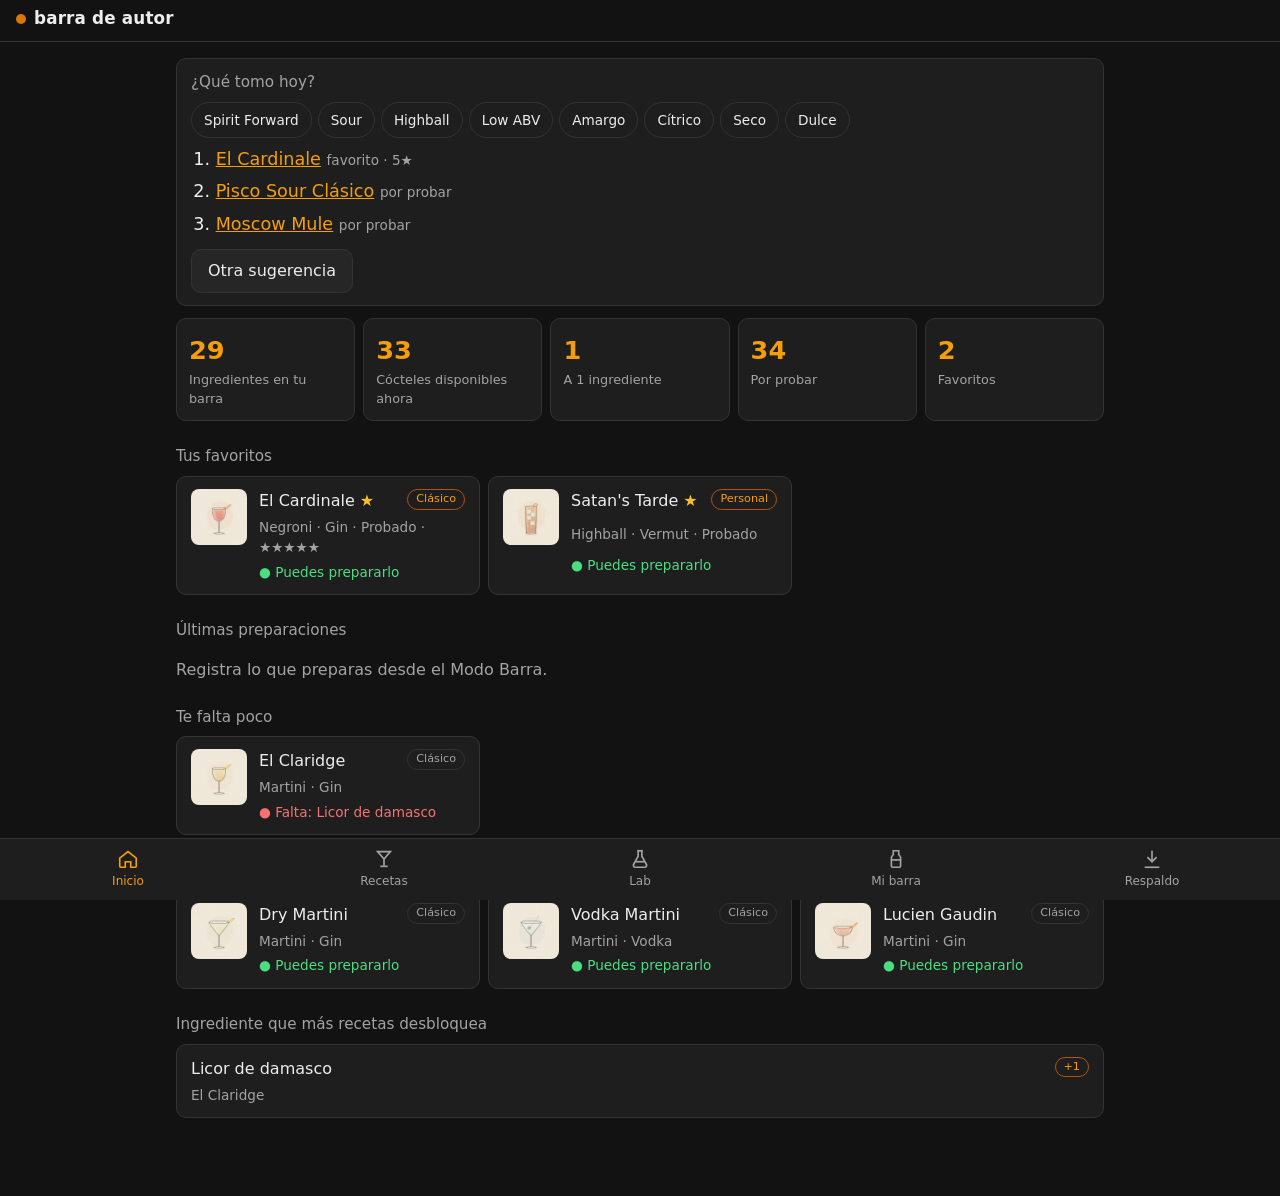
<file: index.html>
<!doctype html>
<html lang="es">
<head>
  <meta charset="utf-8">
  <meta name="viewport" content="width=device-width, initial-scale=1, viewport-fit=cover">
  <meta name="theme-color" content="#121212">
  <meta name="description" content="Cocktail manager personal: inventario de barra, recetas disponibles y laboratorio.">
  <title>barra de autor</title>
  <link rel="manifest" href="manifest.json">
  <link rel="icon" href="assets/icons/icon-192.png" type="image/png">
  <link rel="apple-touch-icon" href="assets/icons/apple-touch-icon.png">
  <meta name="apple-mobile-web-app-capable" content="yes">
  <meta name="apple-mobile-web-app-title" content="barra de autor">
  <meta name="apple-mobile-web-app-status-bar-style" content="black-translucent">
  <link rel="stylesheet" href="styles.css">
</head>
<body>
  <a class="skip-link" href="#main">Saltar al contenido</a>

  <header class="app-header">
    <span class="brand-dot" aria-hidden="true"></span>
    <h1>barra de autor</h1>
  </header>

  <main id="main" tabindex="-1">
    <noscript><p class="banner">Esta aplicación necesita JavaScript.</p></noscript>
  </main>

  <nav class="bottom-nav" aria-label="Secciones">
    <a href="#/" data-nav="home">
      <svg viewBox="0 0 24 24" fill="none" stroke="currentColor" stroke-width="1.8" aria-hidden="true"><path d="M3 11l9-7 9 7v9a1 1 0 0 1-1 1h-5v-6H9v6H4a1 1 0 0 1-1-1z"/></svg>
      Inicio
    </a>
    <a href="#/recetas" data-nav="recipes">
      <svg viewBox="0 0 24 24" fill="none" stroke="currentColor" stroke-width="1.8" aria-hidden="true"><path d="M5 4h14l-7 8z"/><path d="M12 12v7"/><path d="M8 20h8"/></svg>
      Recetas
    </a>
    <a href="#/lab" data-nav="lab">
      <svg viewBox="0 0 24 24" fill="none" stroke="currentColor" stroke-width="1.8" aria-hidden="true"><path d="M9 3h6"/><path d="M10 3v6l-5 9a2 2 0 0 0 1.8 3h10.4a2 2 0 0 0 1.8-3l-5-9V3"/><path d="M7.5 15h9"/></svg>
      Lab
    </a>
    <a href="#/inventario" data-nav="inventory">
      <svg viewBox="0 0 24 24" fill="none" stroke="currentColor" stroke-width="1.8" aria-hidden="true"><path d="M9 3h6v4l2 3v10a1 1 0 0 1-1 1H8a1 1 0 0 1-1-1V10l2-3z"/><path d="M7 13h10"/></svg>
      Mi barra
    </a>
    <a href="#/ajustes" data-nav="settings">
      <svg viewBox="0 0 24 24" fill="none" stroke="currentColor" stroke-width="1.8" aria-hidden="true"><path d="M12 3v12"/><path d="M7 10l5 5 5-5"/><path d="M4 21h16"/></svg>
      Respaldo
    </a>
  </nav>

  <div class="toast" role="status" aria-live="polite" id="toast"></div>

  <script type="module" src="app.js"></script>
</body>
</html>
</file>
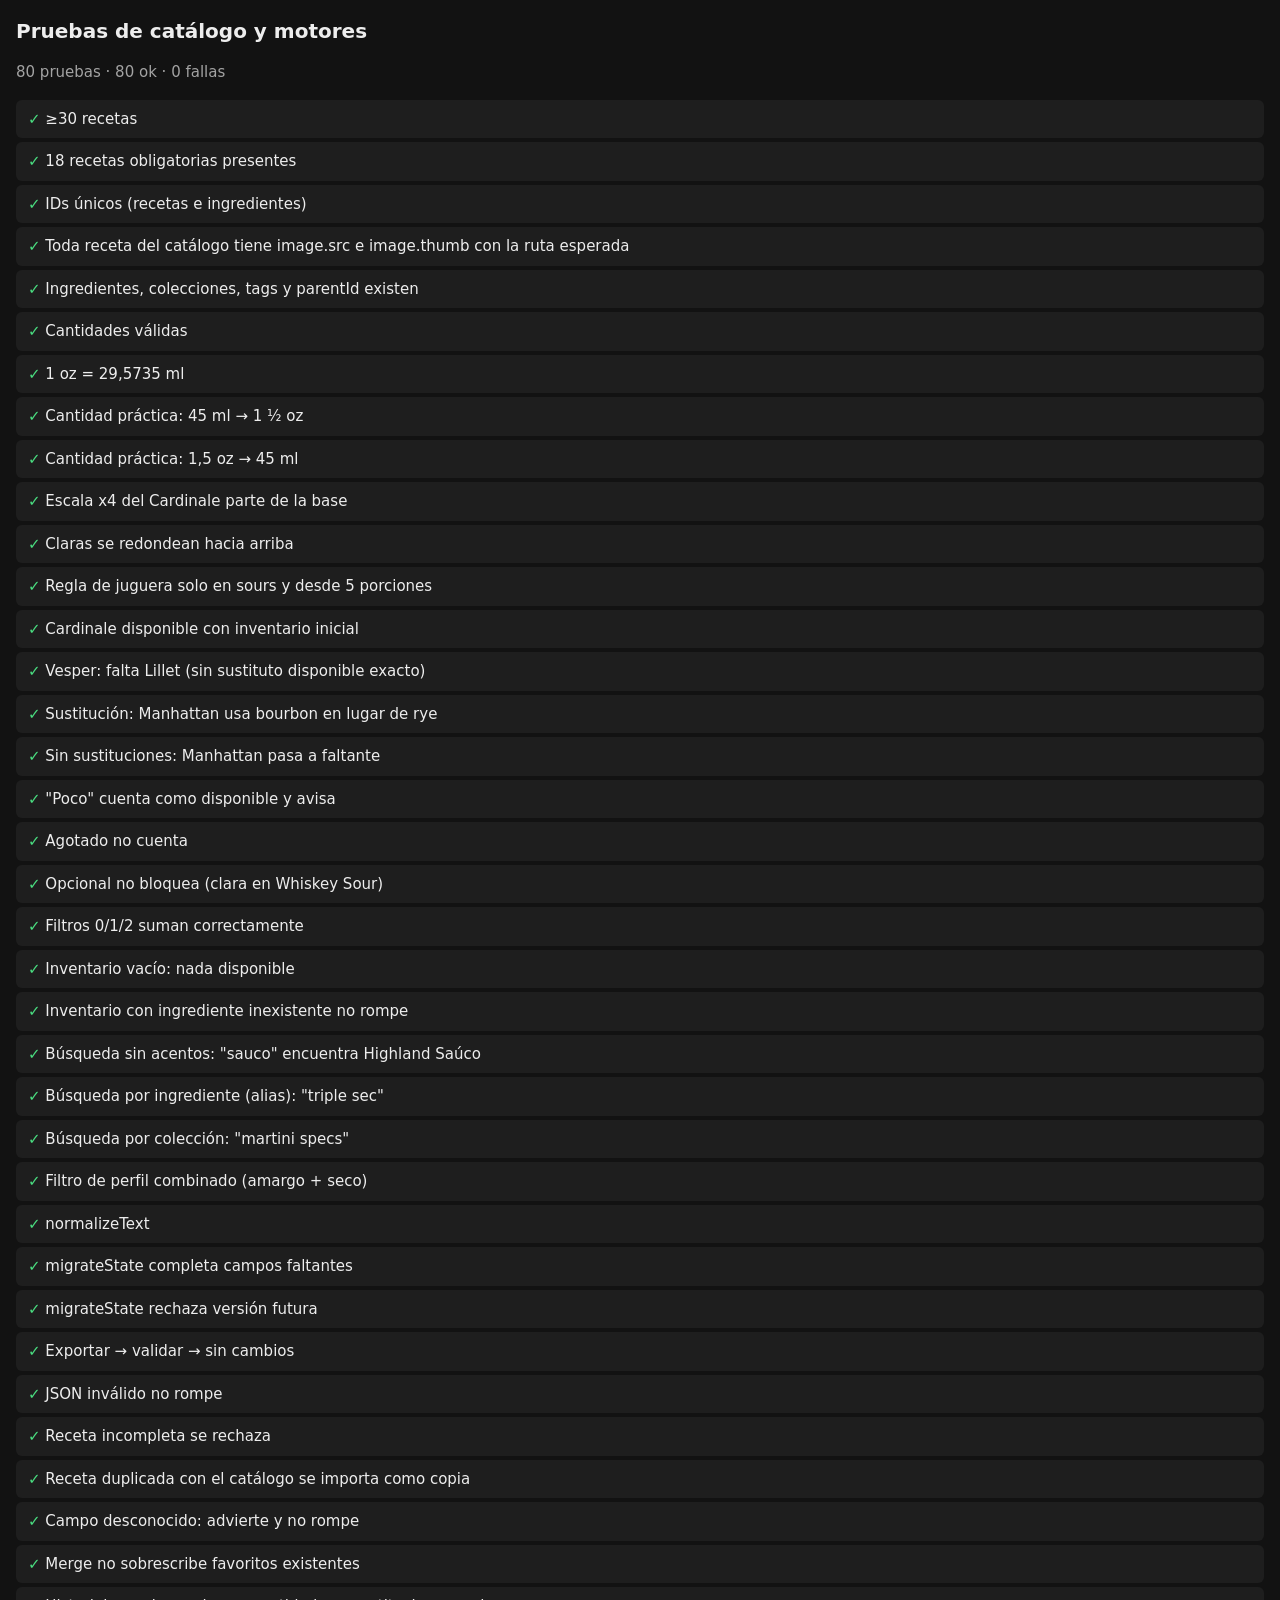
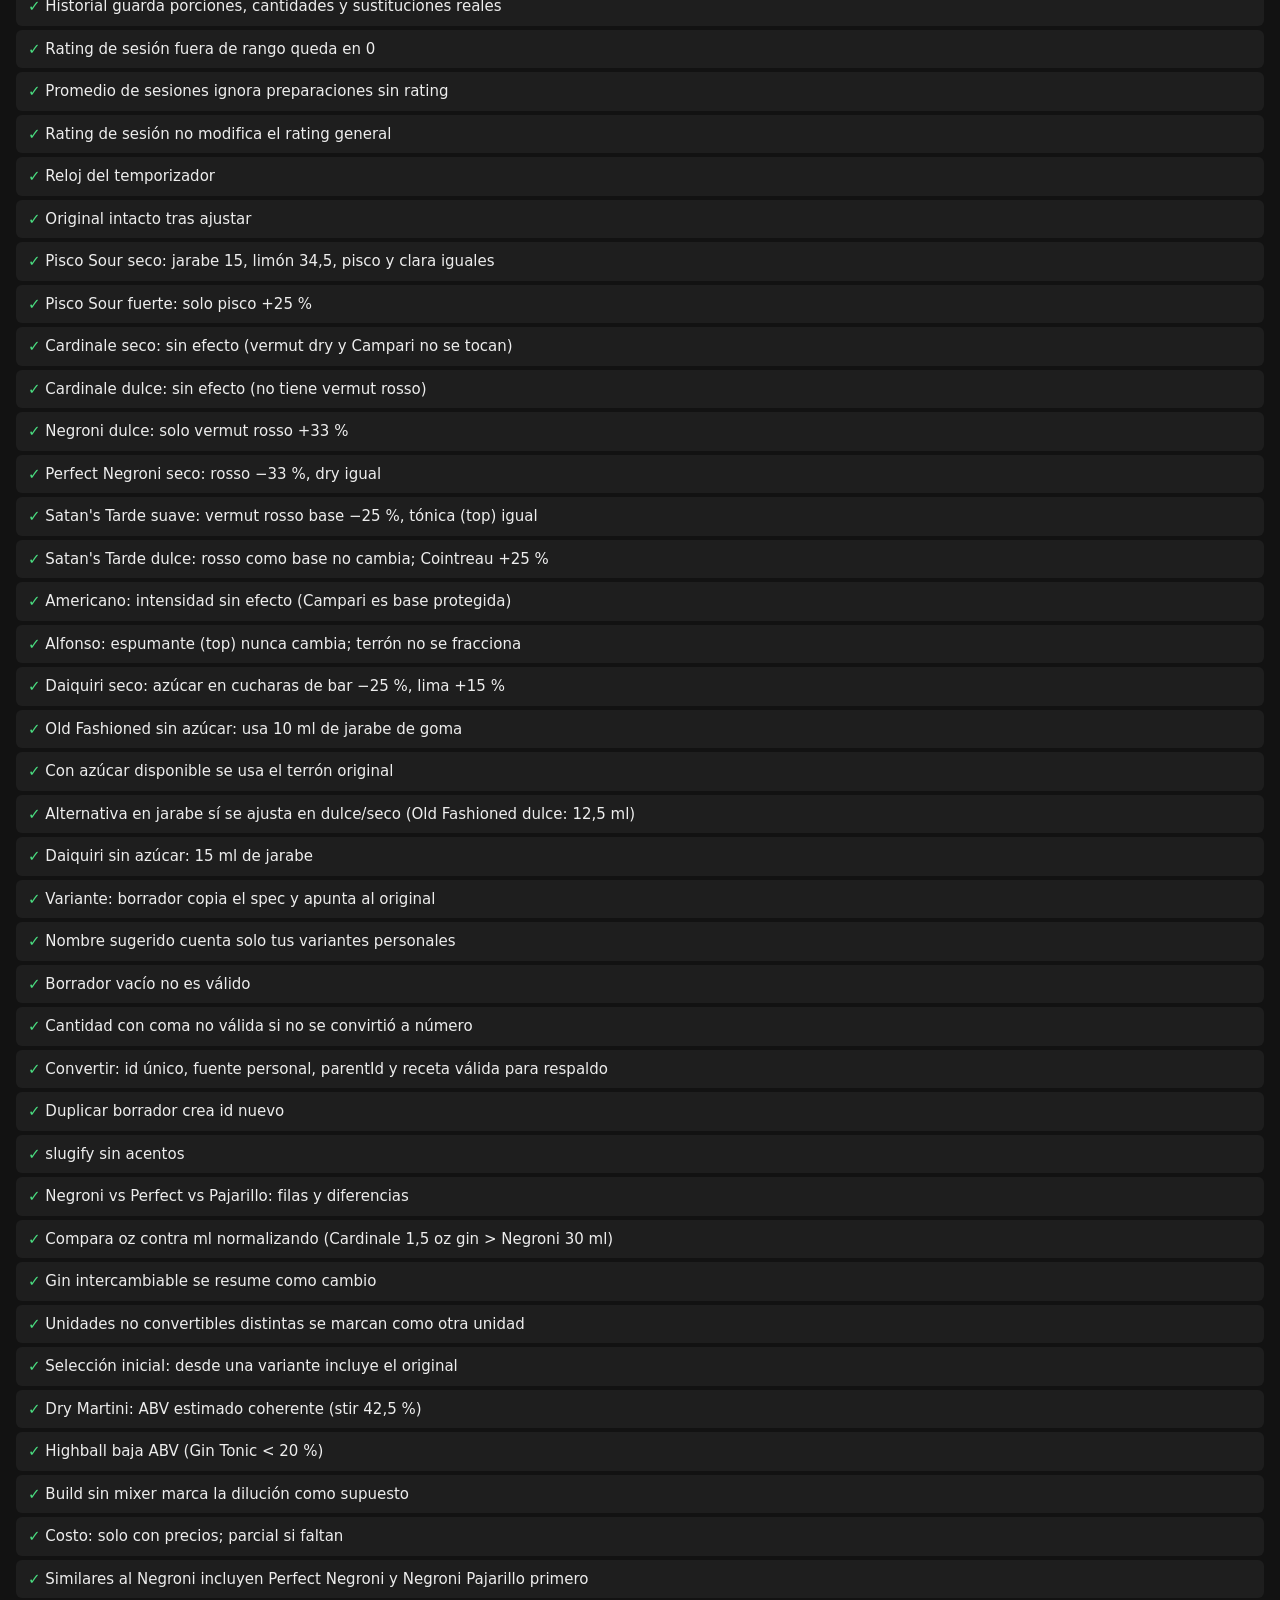
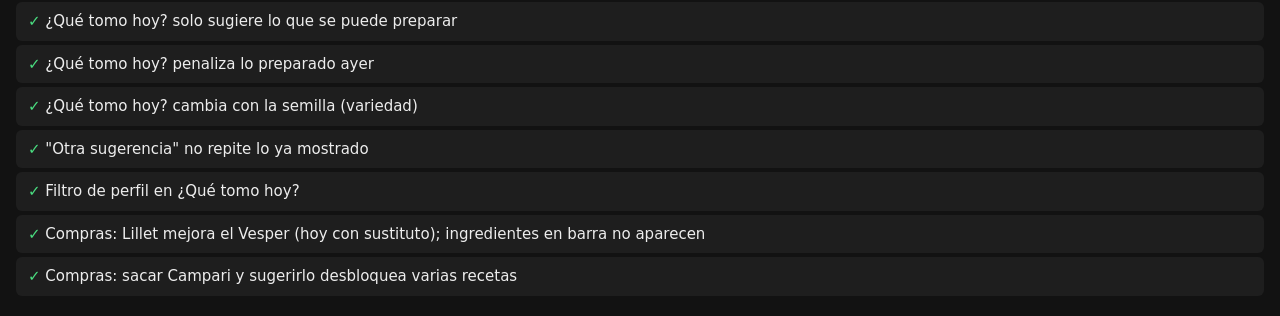
<file: tests.html>
<!doctype html>
<html lang="es">
<head>
  <meta charset="utf-8">
  <meta name="viewport" content="width=device-width, initial-scale=1">
  <title>Pruebas · barra de autor</title>
  <style>
    :root { color-scheme: dark; --bg: #121212; --surface: #1E1E1E; --text: #EDEDED; --muted: #A3A3A3; --ok: #4ADE80; --fail: #F87171; --accent: #D97706; }
    body { margin: 0; padding: 16px; background: var(--bg); color: var(--text); font: 15px/1.5 system-ui, sans-serif; }
    h1 { font-size: 1.25rem; margin: 0 0 4px; }
    #summary { color: var(--muted); margin-bottom: 16px; }
    ul { list-style: none; padding: 0; margin: 0; }
    li { background: var(--surface); padding: 8px 12px; border-radius: 6px; margin-bottom: 4px; }
    .ok::before { content: "✓ "; color: var(--ok); }
    .fail::before { content: "✗ "; color: var(--fail); }
    .error { display: block; color: var(--fail); font-size: 0.875rem; }
  </style>
</head>
<body>
  <h1>Pruebas de catálogo y motores</h1>
  <p id="summary">Ejecutando…</p>
  <ul id="results"></ul>
  <script type="module">
    import { runTests } from "./js/tests.js";
    const results = runTests();
    const failed = results.filter((r) => !r.ok).length;
    document.getElementById("summary").textContent = `${results.length} pruebas · ${results.length - failed} ok · ${failed} fallas`;
    const list = document.getElementById("results");
    for (const r of results) {
      const li = document.createElement("li");
      li.className = r.ok ? "ok" : "fail";
      li.textContent = r.name;
      if (!r.ok) {
        const span = document.createElement("span");
        span.className = "error";
        span.textContent = r.error;
        li.appendChild(span);
      }
      list.appendChild(li);
    }
  </script>
</body>
</html>
</file>
<file: styles.css>
/* barra de autor · estilos base (mobile-first, dark). Paleta de la spec §38. */

:root {
  --bg: #121212;
  --surface: #1E1E1E;
  --surface-2: #262626;
  --border: #333333;
  --text: #EDEDED;
  --muted: #A3A3A3;
  --accent: #D97706;
  --accent-strong: #B45309;
  --accent-text: #F59E0B;
  --ok: #4ADE80;
  --warn: #FBBF24;
  --miss: #F87171;
  --sub: #60A5FA;
  --radius: 10px;
  --gap: 12px;
  --tap: 44px;
  --nav-h: 56px;
  /* Zona del indicador de inicio: se deja libre, pero sin la franja completa bajo los íconos. */
  --nav-pad: max(6px, calc(env(safe-area-inset-bottom) - 14px));
  --font: system-ui, -apple-system, "Segoe UI", Roboto, sans-serif;
  --mono: ui-monospace, "SF Mono", Menlo, monospace;
  color-scheme: dark;
}

*, *::before, *::after { box-sizing: border-box; }

html, body { margin: 0; }

body {
  background: var(--bg);
  color: var(--text);
  font: 16px/1.5 var(--font);
  -webkit-font-smoothing: antialiased;
  padding-bottom: calc(var(--nav-h) + var(--nav-pad));
}

a { color: var(--accent-text); }

button, input, select, textarea { font: inherit; color: inherit; }

:focus-visible { outline: 2px solid var(--accent-text); outline-offset: 2px; }

.visually-hidden {
  position: absolute; width: 1px; height: 1px; overflow: hidden;
  clip: rect(0 0 0 0); white-space: nowrap;
}

.skip-link { position: absolute; left: -999px; top: 8px; background: var(--accent); color: #000; padding: 8px 12px; border-radius: var(--radius); z-index: 100; }
.skip-link:focus { left: 8px; }

/* ── Estructura ── */
.app-header {
  position: sticky; top: 0; z-index: 10;
  display: flex; align-items: center; gap: 8px;
  padding: calc(6px + env(safe-area-inset-top)) calc(16px + env(safe-area-inset-right)) 10px calc(16px + env(safe-area-inset-left));
  background: var(--bg);
  border-bottom: 1px solid var(--border);
}
.app-header h1 { font-size: 1.05rem; font-weight: 600; margin: 0; letter-spacing: 0.01em; flex: 1; }
.app-header .brand-dot { width: 10px; height: 10px; border-radius: 50%; background: var(--accent); }

main { max-width: 760px; margin: 0 auto; padding: 16px; }

.banner { background: var(--surface-2); border-left: 3px solid var(--warn); padding: 10px 12px; border-radius: 6px; margin-bottom: var(--gap); font-size: 0.9rem; }

/* ── Navegación inferior ── */
.bottom-nav {
  position: fixed; left: 0; right: 0; bottom: 0; z-index: 20;
  display: grid; grid-template-columns: repeat(5, 1fr);
  height: calc(var(--nav-h) + var(--nav-pad));
  padding-bottom: var(--nav-pad);
  background: var(--surface);
  border-top: 1px solid var(--border);
}
.bottom-nav a {
  display: flex; flex-direction: column; align-items: center; justify-content: center; gap: 2px;
  color: var(--muted); text-decoration: none; font-size: 0.75rem; min-height: var(--tap);
}
.bottom-nav a svg { width: 22px; height: 22px; }
.bottom-nav a[aria-current="page"] { color: var(--accent-text); }

/* ── Tipografía y secciones ── */
h2 { font-size: 1.25rem; margin: 8px 0 12px; }
h3 { font-size: 0.95rem; color: var(--muted); margin: 24px 0 8px; font-weight: 500; }
.muted { color: var(--muted); }
.small { font-size: 0.85rem; }

/* ── Tarjetas ── */
.card {
  background: var(--surface); border: 1px solid var(--border); border-radius: var(--radius);
  padding: 12px 14px;
}
.card + .card { margin-top: 8px; }

.recipe-card {
  display: grid; grid-template-columns: 1fr auto; gap: 4px 8px; align-items: start;
  text-decoration: none; color: inherit;
}
.recipe-card:hover { border-color: var(--accent-strong); }
.recipe-card .title { font-weight: 500; }
.recipe-card .meta { grid-column: 1 / -1; color: var(--muted); font-size: 0.85rem; }
.recipe-card .avail { grid-column: 1 / -1; font-size: 0.85rem; }

/* Miniatura de 56 px a la izquierda (ilustración sobre papel crema: parte del estilo, también en dark mode) */
.recipe-card.has-thumb { grid-template-columns: 56px 1fr auto; column-gap: 12px; }
.recipe-card.has-thumb .meta, .recipe-card.has-thumb .avail { grid-column: 2 / -1; }
.recipe-card .thumb { grid-column: 1; grid-row: 1 / span 3; width: 56px; height: 56px; border-radius: 8px; background: #F3EBDD; object-fit: cover; }
/* Ficha: ilustración cuadrada arriba del nombre */
.recipe-hero { display: block; width: 100%; max-width: 320px; height: auto; aspect-ratio: 1; border-radius: 10px; background: #F3EBDD; margin: 0 0 8px; }

.stats { display: grid; grid-template-columns: repeat(2, 1fr); gap: 8px; }
.stat { background: var(--surface); border: 1px solid var(--border); border-radius: var(--radius); padding: 12px; text-decoration: none; color: inherit; }
.stat .n { font-size: 1.6rem; font-weight: 600; font-variant-numeric: tabular-nums; color: var(--accent-text); }
.stat .l { font-size: 0.8rem; color: var(--muted); }

/* ── Chips, badges y estados ── */
.chips { display: flex; flex-wrap: wrap; gap: 6px; }
.chip {
  display: inline-flex; align-items: center; min-height: 36px; padding: 4px 12px;
  border-radius: 999px; border: 1px solid var(--border); background: var(--surface);
  font-size: 0.85rem; cursor: pointer;
}
.chip[aria-pressed="true"] { background: var(--accent); border-color: var(--accent); color: #111; }
.badge { display: inline-block; font-size: 0.7rem; padding: 1px 8px; border-radius: 999px; border: 1px solid var(--border); color: var(--muted); white-space: nowrap; }
.badge.house { border-color: var(--accent-strong); color: var(--accent-text); }

.st-ok { color: var(--ok); }
.st-sub { color: var(--sub); }
.st-miss { color: var(--miss); }
.st-low { color: var(--warn); }

/* ── Controles ── */
.search {
  width: 100%; min-height: var(--tap); padding: 10px 14px;
  background: var(--surface); border: 1px solid var(--border); border-radius: var(--radius);
}
.search::placeholder { color: var(--muted); }

.segmented { display: inline-flex; border: 1px solid var(--border); border-radius: var(--radius); overflow: hidden; }
.segmented button {
  min-height: var(--tap); min-width: var(--tap); padding: 0 12px;
  background: var(--surface); border: 0; border-right: 1px solid var(--border); cursor: pointer;
}
.segmented button:last-child { border-right: 0; }
.segmented button[aria-pressed="true"] { background: var(--accent); color: #111; }

.btn {
  display: inline-flex; align-items: center; justify-content: center; gap: 6px;
  min-height: var(--tap); padding: 0 16px; border-radius: var(--radius);
  background: var(--surface-2); border: 1px solid var(--border); cursor: pointer; text-decoration: none;
}
.btn.primary { background: var(--accent); border-color: var(--accent); color: #111; font-weight: 500; }
.btn.danger { border-color: var(--miss); color: var(--miss); }
.btn-row { display: flex; flex-wrap: wrap; gap: 8px; }

.icon-btn {
  width: var(--tap); height: var(--tap); display: inline-flex; align-items: center; justify-content: center;
  background: transparent; border: 0; border-radius: 50%; cursor: pointer; color: var(--muted);
}
.icon-btn svg { width: 24px; height: 24px; }
.icon-btn[aria-pressed="true"] { color: var(--accent-text); }

.stars { display: inline-flex; }
.stars button { width: 40px; height: var(--tap); background: none; border: 0; cursor: pointer; color: var(--border); font-size: 1.5rem; line-height: 1; }
.stars button.on { color: var(--accent-text); }

textarea, select {
  width: 100%; background: var(--surface); border: 1px solid var(--border); border-radius: var(--radius); padding: 10px 12px;
}
select { min-height: var(--tap); }
textarea { min-height: 96px; resize: vertical; }

.toolbar { display: flex; flex-direction: column; gap: 10px; margin-bottom: 12px; }
.toolbar-row { display: flex; gap: 8px; align-items: center; flex-wrap: wrap; }

details.filters summary { cursor: pointer; color: var(--muted); min-height: var(--tap); display: flex; align-items: center; }

/* ── Ficha de receta ── */
.recipe-head { display: flex; align-items: flex-start; gap: 8px; }
.recipe-head h2 { flex: 1; margin: 4px 0; font-size: 1.5rem; }
.ing-list { list-style: none; margin: 0; padding: 0; }
.ing-list li {
  display: grid; grid-template-columns: 6.5em 1fr auto; gap: 8px; align-items: baseline;
  padding: 10px 0; border-bottom: 1px solid var(--border);
}
.ing-list li:last-child { border-bottom: 0; }
.ing-list .amt { font-family: var(--mono); font-variant-numeric: tabular-nums; color: var(--accent-text); }
.ing-list .note { grid-column: 2 / -1; font-size: 0.8rem; color: var(--muted); }
.facts { display: grid; grid-template-columns: auto 1fr; gap: 6px 12px; margin: 0; }
.facts dt { color: var(--muted); }
.facts dd { margin: 0; }

/* ── Inventario ── */
.inv-row { display: flex; align-items: center; justify-content: space-between; gap: 8px; padding: 8px 0; border-bottom: 1px solid var(--border); }
.inv-row:last-child { border-bottom: 0; }
.inv-row .name { flex: 1; min-width: 0; }
.inv-row .segmented button { padding: 0 10px; font-size: 0.8rem; }
.inv-row .segmented button[data-status="low"][aria-pressed="true"] { background: var(--warn); border-color: var(--warn); }
.inv-row .segmented button[data-status="out"][aria-pressed="true"] { background: #4B4B4B; color: var(--text);  }

/* ── Importación ── */
.import-summary ul { padding-left: 1.2em; margin: 6px 0; }
.import-summary .errors li { color: var(--miss); }
.import-summary .warnings li { color: var(--warn); }

/* ── Avisos ── */
.toast {
  position: fixed; left: 50%; transform: translateX(-50%);
  bottom: calc(var(--nav-h) + 16px + var(--nav-pad));
  background: var(--surface-2); border: 1px solid var(--border); border-radius: var(--radius);
  padding: 10px 16px; max-width: calc(100% - 32px); z-index: 30;
}
.toast:empty { display: none; }

.empty { text-align: center; color: var(--muted); padding: 32px 16px; }

/* ── Pantallas más grandes ── */
@media (min-width: 640px) {
  .stats { grid-template-columns: repeat(3, 1fr); }
  .recipe-grid { display: grid; grid-template-columns: repeat(2, 1fr); gap: 8px; }
  .recipe-grid .card + .card { margin-top: 0; }
}
@media (min-width: 1024px) {
  .stats { grid-template-columns: repeat(5, 1fr); }
  main { max-width: 960px; }
  .recipe-grid { grid-template-columns: repeat(3, 1fr); }
}

@media (prefers-reduced-motion: reduce) {
  * { scroll-behavior: auto !important; transition: none !important; }
}

/* ── Historial ── */
.hist-list { list-style: none; margin: 0; padding: 0; }
.hist-row { padding: 8px 0; border-bottom: 1px solid var(--border); display: flex; flex-wrap: wrap; justify-content: space-between; gap: 4px 8px; }
.hist-row:last-child { border-bottom: 0; }
.hist-row p { flex-basis: 100%; margin: 2px 0 0; color: var(--muted); }

/* ── Modo Barra (§17): una mano, controles grandes, sin navegación ── */
body.bar-mode { padding-top: env(safe-area-inset-top); padding-bottom: calc(16px + var(--nav-pad)); }
body.bar-mode .bottom-nav, body.bar-mode .app-header { display: none; }
.bar-top { display: flex; gap: 8px; align-items: center; flex-wrap: wrap; }
.bar-top .btn:first-child { margin-right: auto; }
.bar-title { font-size: 1.75rem; margin: 16px 0 12px; }
.bar-steps { list-style: none; margin: 0; padding: 0; display: grid; gap: 8px; }
.bar-step {
  width: 100%; min-height: 64px; display: grid; grid-template-columns: 7.5em 1fr; gap: 12px; align-items: center;
  text-align: left; padding: 12px 16px; font-size: 1.15rem;
  background: var(--surface); border: 1px solid var(--border); border-radius: var(--radius); cursor: pointer;
}
.bar-step .amt { font-family: var(--mono); color: var(--accent-text); }
.bar-step[aria-pressed="true"] { opacity: 0.45; }
.bar-step[aria-pressed="true"] .name { text-decoration: line-through; }
.bar-facts { display: grid; grid-template-columns: 1fr 1fr; gap: 8px; margin: 16px 0; }
.bar-facts div { background: var(--surface); border: 1px solid var(--border); border-radius: var(--radius); padding: 10px 12px; }
.bar-facts dt { color: var(--muted); font-size: 0.8rem; }
.bar-facts dd { margin: 2px 0 0; font-size: 1.05rem; }
.timer { text-align: center; }
.timer-display { font-family: var(--mono); font-size: 3.5rem; font-weight: 600; font-variant-numeric: tabular-nums; color: var(--accent-text); line-height: 1.1; margin: 4px 0 12px; }
.timer-controls { justify-content: center; }
.timer-controls .btn { min-width: 64px; }

/* ── Ajustes de intensidad y dulce/seco ── */
.adj-controls { display: grid; gap: 8px; margin-bottom: 4px; }
.segmented.adj { display: grid; grid-template-columns: repeat(3, 1fr); }
.segmented.adj button { padding: 0 6px; font-size: 0.9rem; }
.ing-list li.changed .amt { color: var(--warn); }

/* ── Laboratorio ── */
.lab-form { display: grid; gap: 6px; }
.lab-label { font-size: 0.8rem; color: var(--muted); margin-top: 6px; }
.lab-ing { padding: 10px 0; border-bottom: 1px solid var(--border); display: grid; gap: 6px; }
.lab-ing:last-of-type { border-bottom: 0; }
.lab-ing-row { display: grid; grid-template-columns: 5.5em 1fr auto; gap: 6px; align-items: center; }
.lab-ing-row2 { display: grid; grid-template-columns: 1fr auto; gap: 10px; align-items: center; }
.lab-ing-row input { min-height: var(--tap); width: 100%; background: var(--surface-2); border: 1px solid var(--border); border-radius: var(--radius); padding: 0 8px; }
.lab-ing select { min-height: var(--tap); }
.lab-check { display: flex; align-items: center; gap: 8px; min-height: 32px; }
.lab-check input { width: 20px; height: 20px; accent-color: var(--accent); }
.banner ul { margin: 0; padding-left: 1.2em; }

/* ── Comparador ── */
.cmp-grid { display: grid; grid-template-columns: minmax(6.5em, 1.3fr) repeat(var(--cols), minmax(0, 1fr)); padding: 4px 8px; }
.cmp-cell { padding: 8px 4px; border-bottom: 1px solid var(--border); font-size: 0.85rem; overflow-wrap: anywhere; }
.cmp-head { font-weight: 500; display: flex; flex-direction: column; gap: 2px; }
.cmp-name { color: var(--muted); }
.cmp-val { font-family: var(--mono); font-variant-numeric: tabular-nums; }
.d-more, .d-less, .d-added, .d-unit { color: var(--warn); }
.d-removed, .d-absent { color: var(--muted); }
.cmp-summary { padding-left: 1.2em; margin: 0; }
.cmp-summary li { margin-bottom: 6px; }

/* ── F3: ¿Qué tomo hoy?, precios ── */
.today .chips { margin-bottom: 8px; }
.today-list { margin: 8px 0 12px; padding-left: 1.4em; font-size: 1.1rem; }
.today-list li { margin-bottom: 6px; }
.inv-row { flex-wrap: wrap; }
.inv-price { flex-basis: 100%; display: grid; grid-template-columns: 1fr 1fr; gap: 8px; font-size: 0.8rem; color: var(--muted); }
.inv-price input { width: 100%; min-height: 40px; margin-top: 2px; background: var(--surface-2); border: 1px solid var(--border); border-radius: var(--radius); padding: 0 8px; }
.today { margin-bottom: 12px; }

/* ── Márgenes seguros (iPhone con notch / isla, app instalada) ──
   La barra de estado es translúcida (index.html): el encabezado baja lo que mide la barra de estado
   y la barra inferior deja libre la zona del indicador de inicio. */
.bottom-nav a { padding-top: 4px; }
</file>
